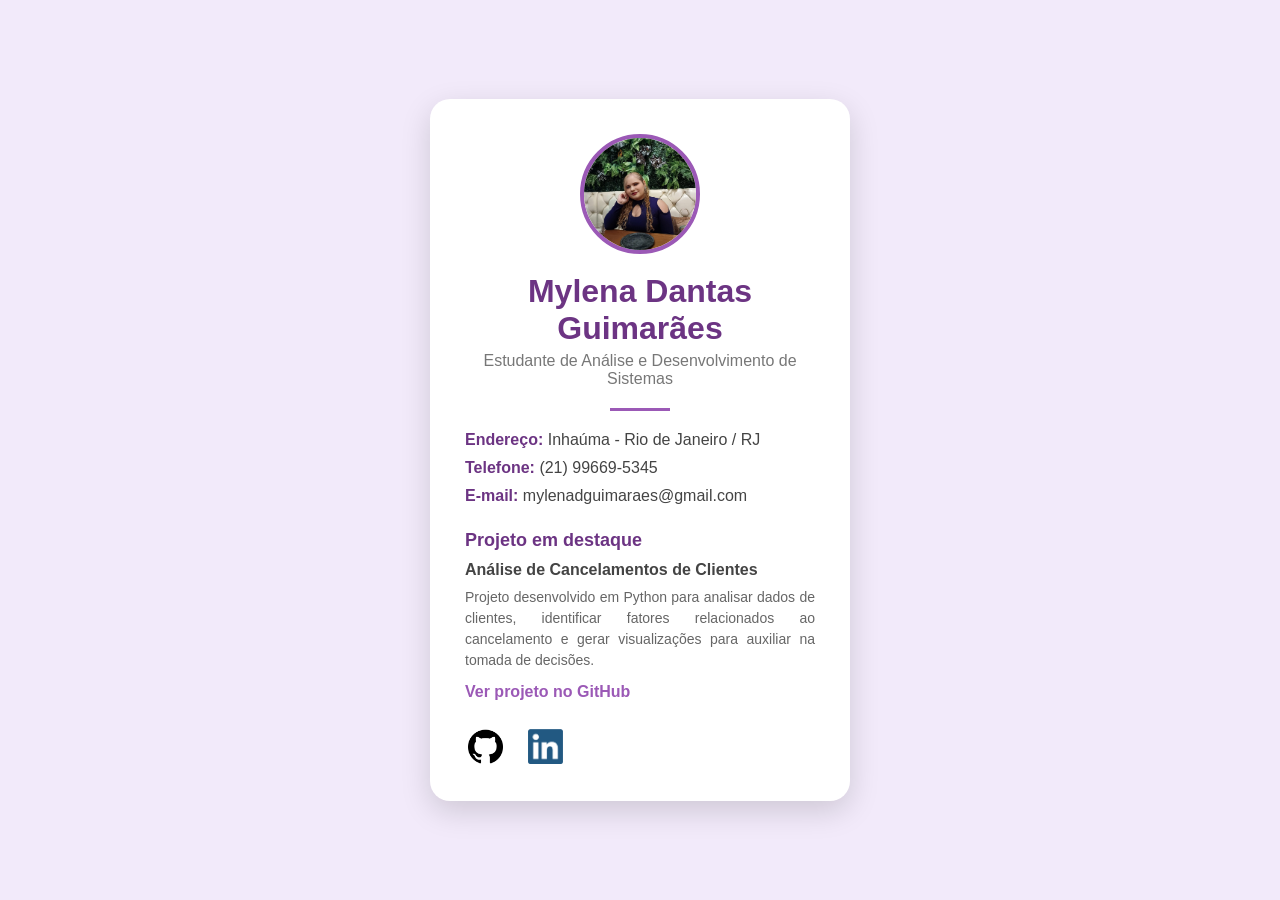
<file: index.html>
<!DOCTYPE html>
<html lang="pt-BR">

<head>
    <meta charset="UTF-8">

    <meta name="viewport" content="width=device-width, initial-scale=1.0">

    <title>Mylena Dantas Guimarães | Cartão de Visitas</title>

    <link rel="icon" type="image/png" href="img/logo.png">

    <style>

        * {
            box-sizing: border-box;
        }

        body {
            margin: 0;
            padding: 0;
            min-height: 100vh;

            display: flex;
            justify-content: center;
            align-items: center;

            background: #f2eafa;
            font-family: Georgia, sans-serif;
        }

        /* Cartão de visitas */
        #cartao {
            width: 420px;
            padding: 35px;

            background: white;
            border-radius: 20px;

            box-shadow: 0 10px 30px rgba(0, 0, 0, 0.15);

            text-align: center;
            margin: 30px;
        }

        /* Foto */
        #foto {
            width: 120px;
            height: 120px;

            border-radius: 50%;
            object-fit: cover;

            border: 4px solid #9b59b6;

            margin-bottom: 15px;
        }

        /* Nome */
        h1 {
            color: #6c3483;

            margin: 0 0 5px 0;

            font-family: Georgia, sans-serif;
        }

        /* Profissão */
        #profissao {
            color: #777;

            font-size: 16px;

            margin: 0 0 20px 0;

            font-family: Georgia, sans-serif;
        }

        /* Linha decorativa */
        .linha {
            width: 60px;
            height: 3px;

            background: #9b59b6;

            margin: 0 auto 20px;
        }

        /* Informações */
        #informacoes {
            text-align: left;
            margin-top: 15px;
        }

        #informacoes p {
            margin: 10px 0;
            color: #444;
        }

        #informacoes strong {
            color: #6c3483;
        }

        /* Área do projeto */
        #atividade {
            margin-top: 25px;
            text-align: left;
        }

        #atividade h2 {
            color: #6c3483;

            font-size: 18px;

            margin: 0 0 10px 0;
        }

        #atividade h3 {
            color: #444;

            font-size: 16px;

            margin: 0 0 8px 0;
        }

        #atividade p {
            color: #666;

            text-align: justify;

            font-size: 14px;
            line-height: 1.5;

            margin: 0 0 12px 0;
        }

        #atividade a {
            color: #9b59b6;

            font-weight: bold;

            text-decoration: none;
        }

        #atividade a:hover{
            text-decoration: revert;
        }

        /* Redes sociais */
        #redes {
            margin-top: 25px;

            display: flex;

            justify-content: flex-start;

            gap: 20px;
        }

        #redes a {
            width: 40px;
            height: 40px;

            display: flex;

            align-items: center;
            justify-content: center;

            text-decoration: none;
        }

        #redes img {
            width: 35px;
            height: 35px;

            object-fit: contain;
        }

        #redes img:hover{
            transform: scale(1.5);
        }

    </style>
</head>

<body>

    <!-- Cartão de visitas -->
    <div id="cartao">

        <!-- Foto da pessoa -->
        <img
            src="img/foto.jpeg"
            alt="Foto de Mylena"
            id="foto"
        >

        <!-- Nome -->
        <h1>
            Mylena Dantas Guimarães
        </h1>

        <!-- Atividade profissional ou estudantil -->
        <p id="profissao">
            Estudante de Análise e Desenvolvimento de Sistemas
        </p>

        <!-- Linha decorativa -->
        <div class="linha"></div>

        <!-- Área com as informações de contato -->
        <div id="informacoes">

            <!-- Endereço -->
            <p>
                <strong>
                    Endereço:
                </strong>
                Inhaúma - Rio de Janeiro / RJ
            </p>

            <!-- Telefone -->
            <p>
                <strong>
                    Telefone:
                </strong>
                (21) 99669-5345
            </p>

            <!-- E-mail -->
            <p>
                <strong>
                    E-mail:
                </strong>
                mylenadguimaraes@gmail.com
            </p>

        </div>

        <!-- Área do projeto -->
        <div id="atividade">

            <h2>
                Projeto em destaque
            </h2>

            <h3>
                Análise de Cancelamentos de Clientes
            </h3>

            <p>
                Projeto desenvolvido em Python para analisar dados de clientes,
                identificar fatores relacionados ao cancelamento e gerar
                visualizações para auxiliar na tomada de decisões.
            </p>

            <!-- Link para o projeto no GitHub -->
            <a
                href="https://github.com/mylenadguimaraes-alt/Python_Analise_Cancelamentos.git"
                target="_blank"
                rel="noopener noreferrer"
            >
                Ver projeto no GitHub
            </a>

        </div>

        <!-- Redes sociais -->
        <div id="redes">

            <!-- GitHub -->
            <a
                href="https://github.com/mylenadguimaraes-alt"
                target="_blank"
                rel="noopener noreferrer"
            >
                <img
                    src="img/github_icon.png"
                    alt="GitHub"
                >
            </a>

            <!-- LinkedIn -->
            <a
                href="https://www.linkedin.com/in/mylenag/"
                target="_blank"
                rel="noopener noreferrer"
            >
                <img
                    src="img/linkedin_icon.png"
                    alt="LinkedIn"
                >
            </a>

        </div>

    </div>

</body>

</html>
</file>
